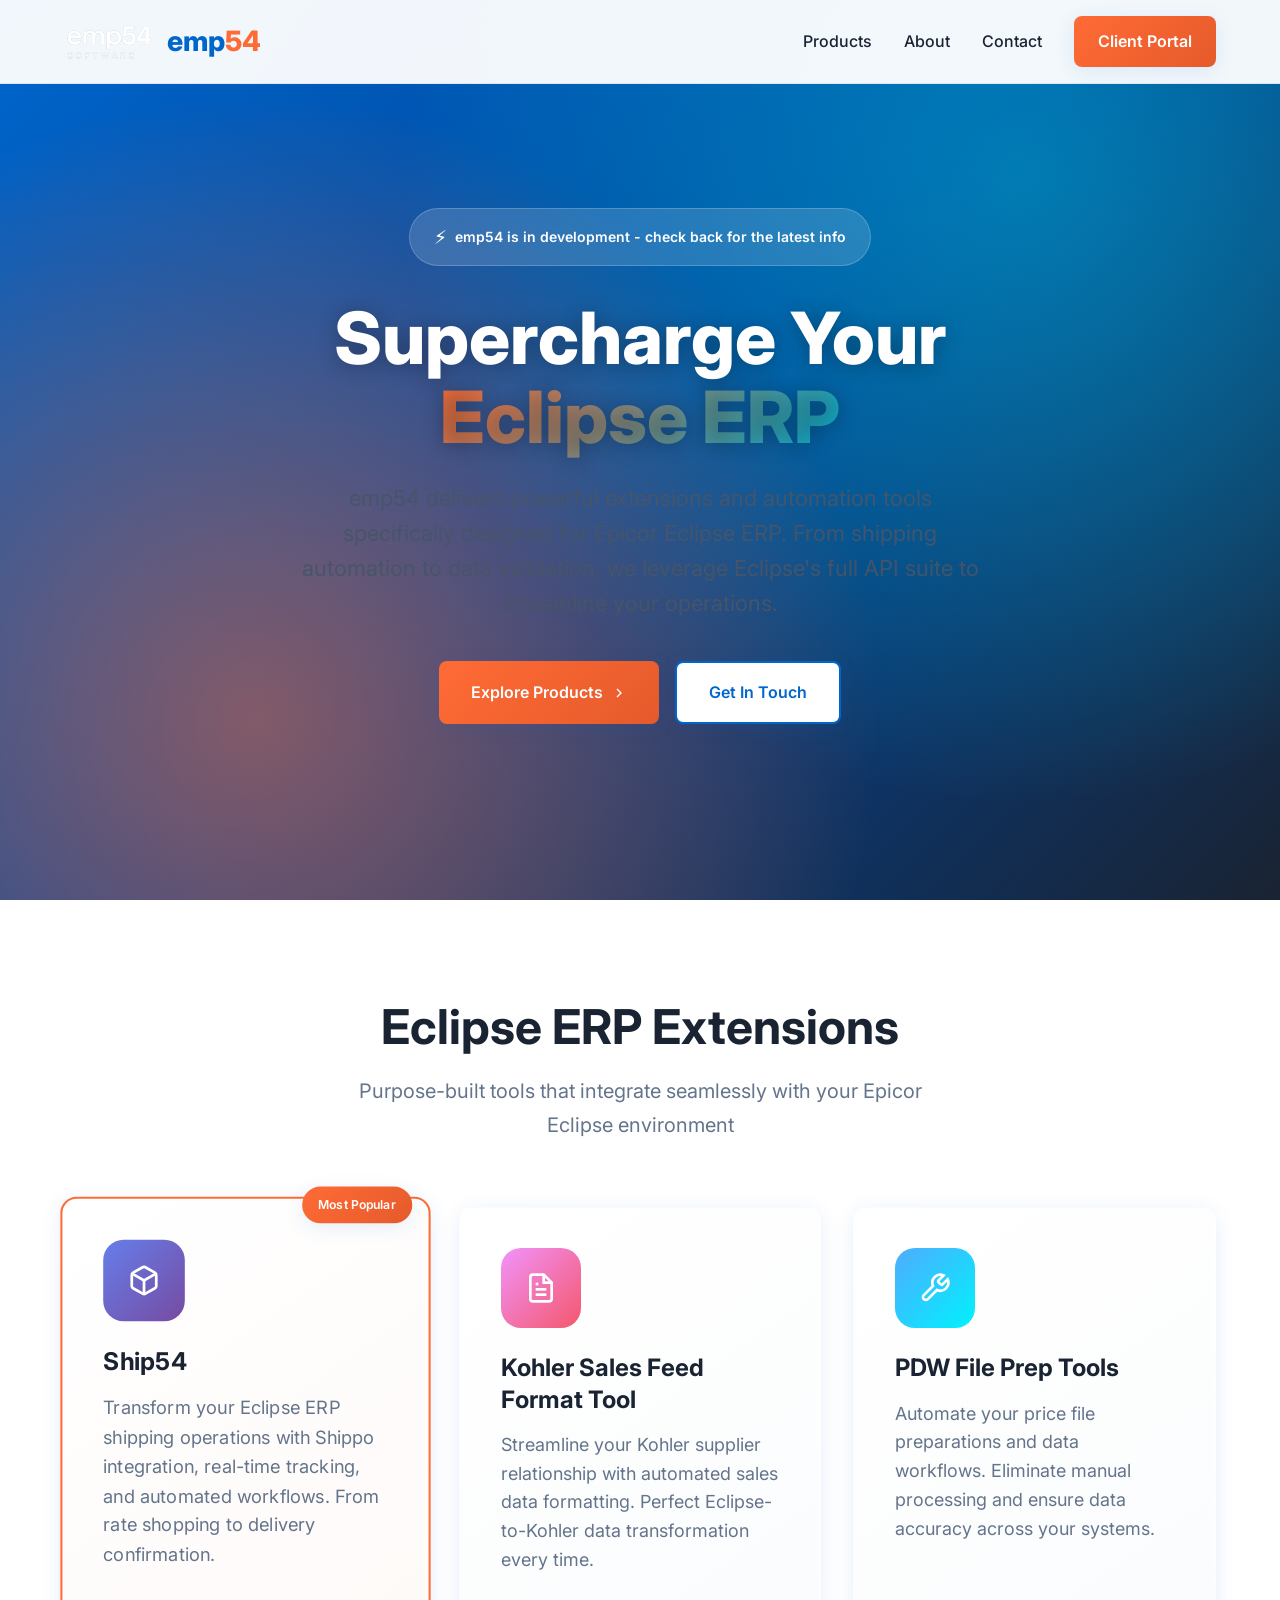
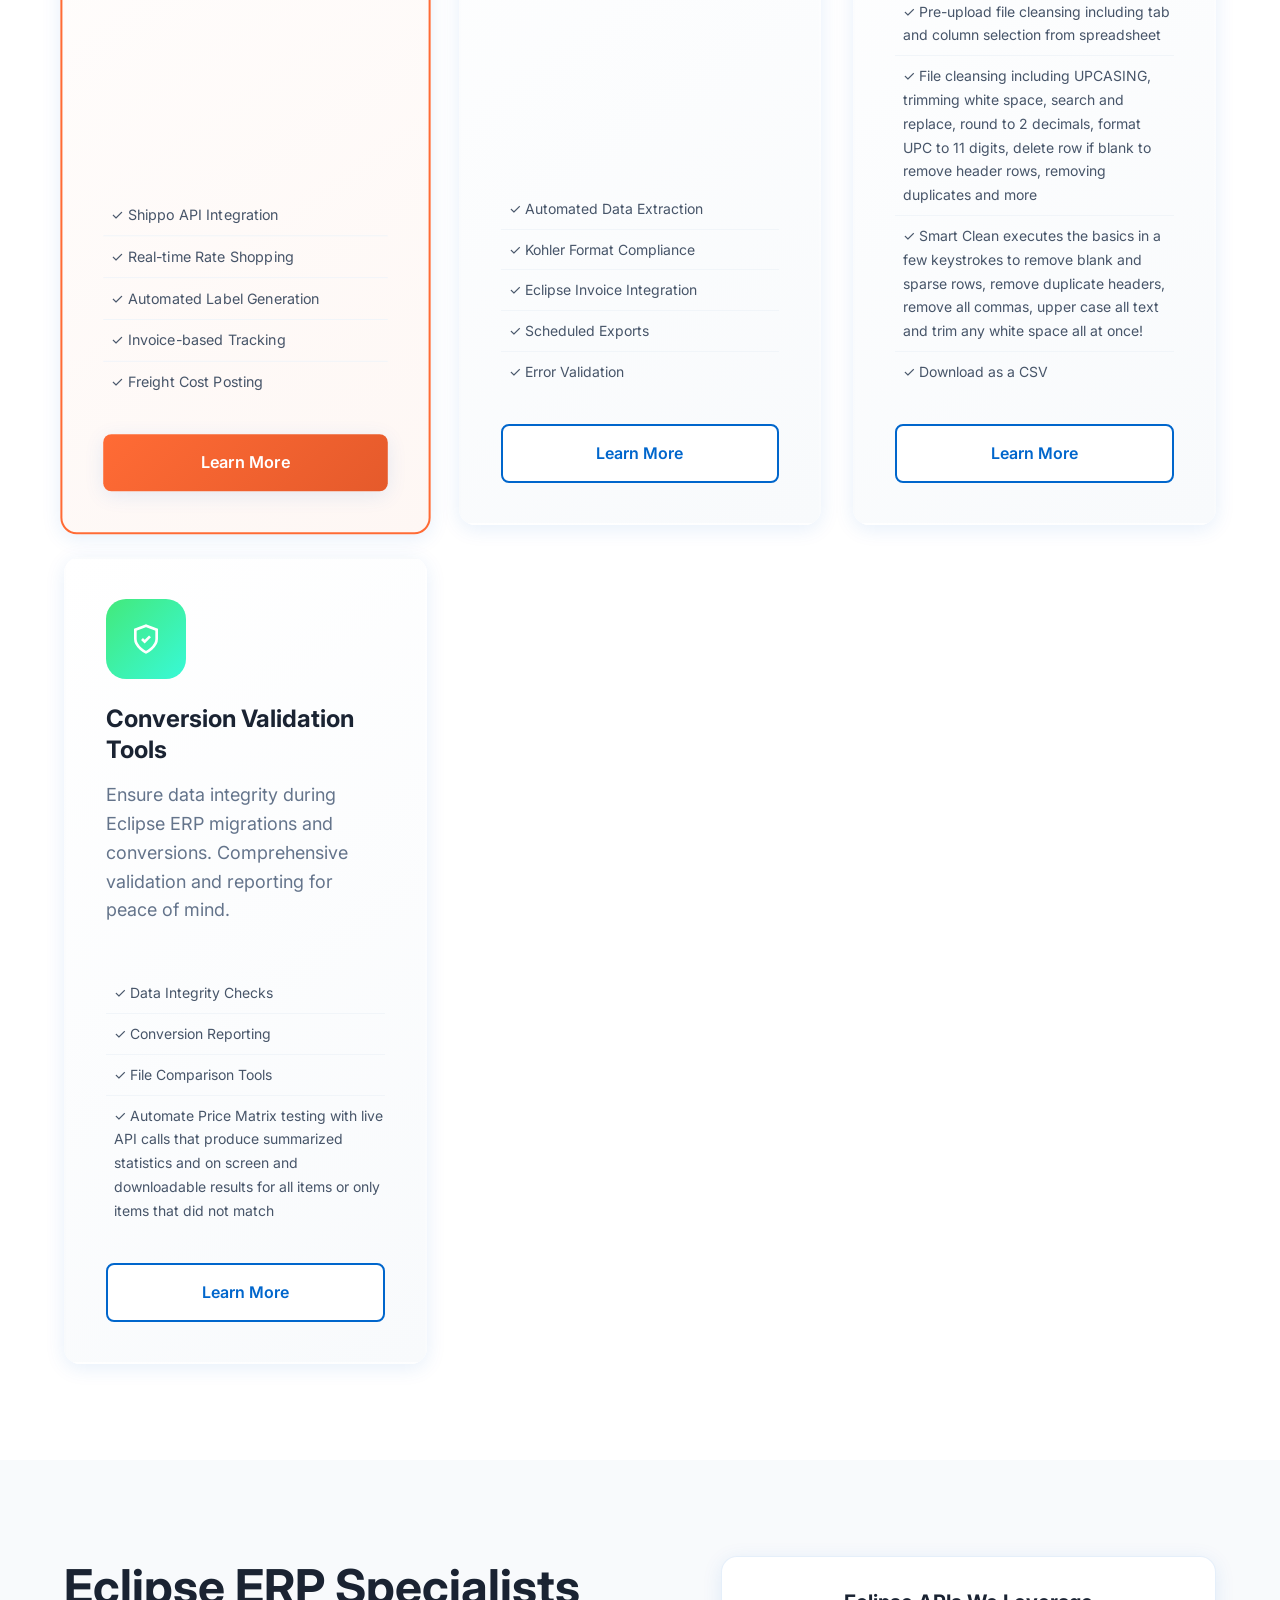
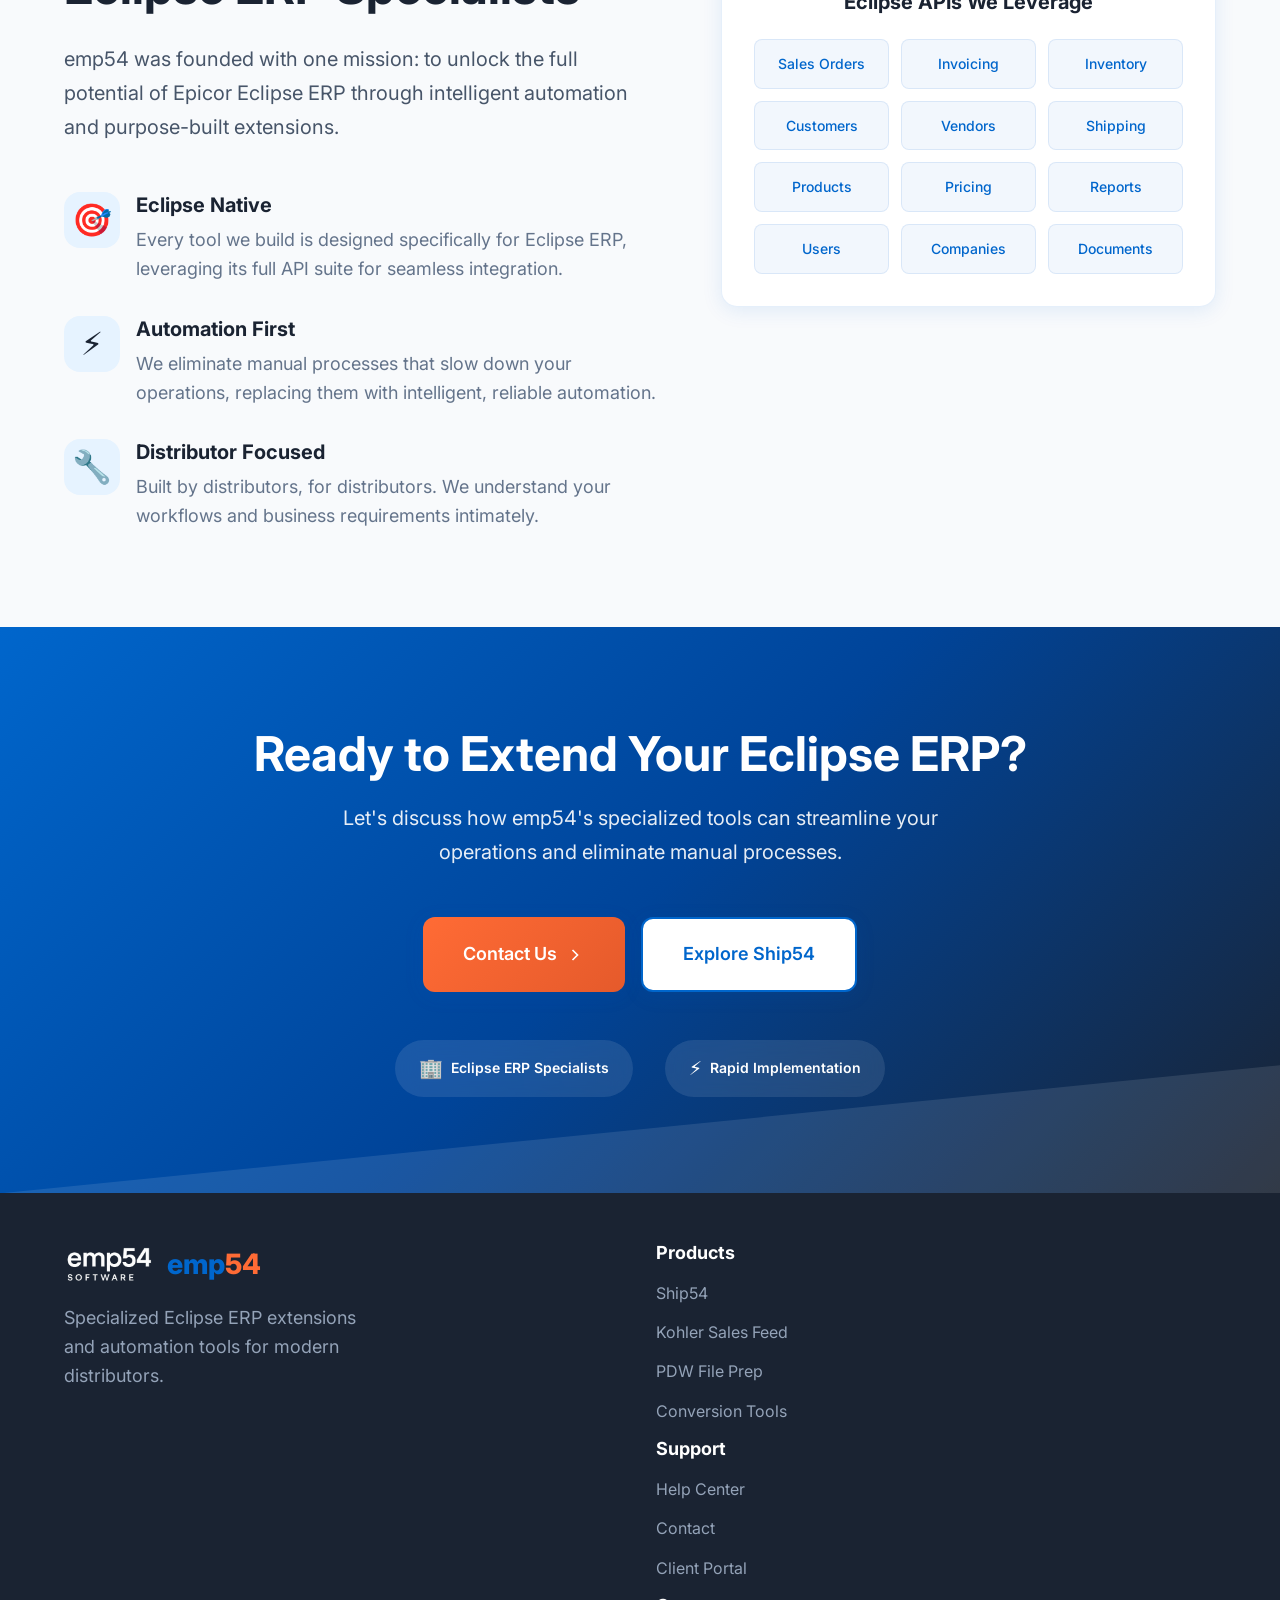
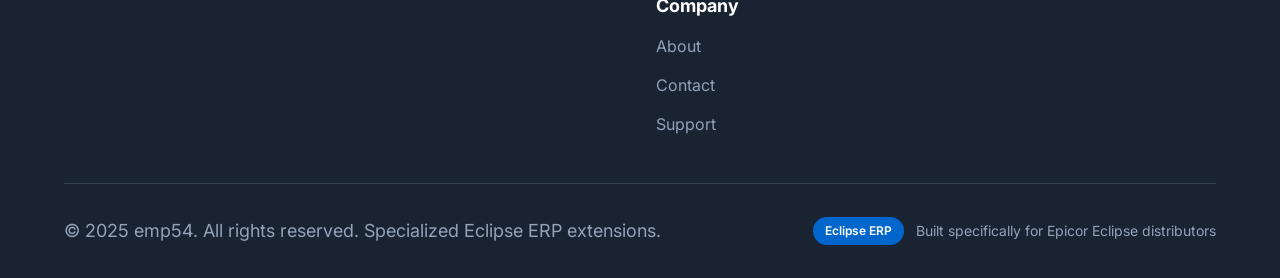
<file: index.html>
<!DOCTYPE html>
<html lang="en">
<head>
  <meta charset="UTF-8" />
  <meta name="viewport" content="width=device-width, initial-scale=1.0" />
  <title>emp54 | Eclipse ERP Extensions & Automation Tools</title>
  <link rel="stylesheet" href="style.css" />
  <link rel="preconnect" href="https://fonts.googleapis.com">
  <link rel="preconnect" href="https://fonts.gstatic.com" crossorigin>
  <link href="https://fonts.googleapis.com/css2?family=Inter:wght@300;400;500;600;700;800&display=swap" rel="stylesheet">
  <link rel="icon" href="images/favicon.ico" type="image/x-icon">
  <meta name="description" content="emp54 specializes in Eclipse ERP extensions and automation tools. Streamline your Epicor Eclipse operations with our suite of specialized utilities.">
</head>
<body>
  <!-- Navigation -->
  <nav class="navbar">
    <div class="nav-container">
      <div class="logo">
        <img src="images/emp54Logo.png" alt="emp54" class="logo-img" />
        <span class="logo-text">emp<span class="accent">54</span></span>
      </div>
      <div class="nav-menu" id="nav-menu">
        <a href="#products" class="nav-link">Products</a>
        <a href="#about" class="nav-link">About</a>
        <a href="#contact" class="nav-link">Contact</a>
        <a href="https://vue-basic-production-a944.up.railway.app/login/" class="login-btn">Client Portal</a>
      </div>
      <div class="hamburger" id="hamburger">
        <span class="bar"></span>
        <span class="bar"></span>
        <span class="bar"></span>
      </div>
    </div>
  </nav>

  <!-- Hero Section -->
  <section class="hero company-hero" id="hero">
    <div class="hero-background"></div>
    <div class="hero-content">
      <div class="hero-badge">
        <span class="badge-icon">⚡</span>
        <span>emp54 is in development - check back for the latest info</span>
      </div>
      <h1 class="hero-title">
        Supercharge Your 
        <span class="gradient-text">Eclipse ERP</span>
      </h1>
      <p class="hero-subtitle">
        emp54 delivers powerful extensions and automation tools specifically designed 
        for Epicor Eclipse ERP. From shipping automation to data validation, 
        we leverage Eclipse's full API suite to streamline your operations.
      </p>
      <div class="cta-buttons">
        <a href="#products" class="btn btn-primary">
          <span>Explore Products</span>
          <svg width="16" height="16" viewBox="0 0 24 24" fill="none" stroke="currentColor" stroke-width="2">
            <path d="m9 18 6-6-6-6"/>
          </svg>
        </a>
        <a href="#contact" class="btn btn-secondary">
          <span>Get In Touch</span>
        </a>
      </div>
    </div>
  </section>

  <!-- Products Section -->
  <section class="products" id="products">
    <div class="container">
      <div class="section-header">
        <h2>Eclipse ERP Extensions</h2>
        <p>Purpose-built tools that integrate seamlessly with your Epicor Eclipse environment</p>
      </div>
      
      <div class="products-grid">
        <!-- Ship54 -->
        <div class="product-card featured" data-aos="fade-up">
          <div class="product-badge">Most Popular</div>
          <div class="product-icon shipping">
            <svg width="40" height="40" viewBox="0 0 24 24" fill="none" stroke="currentColor" stroke-width="2">
              <path d="M21 16V8a2 2 0 0 0-1-1.73l-7-4a2 2 0 0 0-2 0l-7 4A2 2 0 0 0 3 8v8a2 2 0 0 0 1 1.73l7 4a2 2 0 0 0 2 0l7-4A2 2 0 0 0 21 16z"/>
              <polyline points="3.27,6.96 12,12.01 20.73,6.96"/>
              <line x1="12" y1="22.08" x2="12" y2="12"/>
            </svg>
          </div>
          <h3>Ship54</h3>
          <p>Transform your Eclipse ERP shipping operations with Shippo integration, real-time tracking, and automated workflows. From rate shopping to delivery confirmation.</p>
          <div class="product-features">
            <div class="feature">✓ Shippo API Integration</div>
            <div class="feature">✓ Real-time Rate Shopping</div>
            <div class="feature">✓ Automated Label Generation</div>
            <div class="feature">✓ Invoice-based Tracking</div>
            <div class="feature">✓ Freight Cost Posting</div>
          </div>
          <div class="product-actions">
            <a href="ship54.html" class="btn btn-primary">Learn More</a>
          </div>
        </div>

        <!-- Kohler Sales Feed -->
        <div class="product-card" data-aos="fade-up" data-aos-delay="100">
          <div class="product-icon data">
            <svg width="40" height="40" viewBox="0 0 24 24" fill="none" stroke="currentColor" stroke-width="2">
              <path d="M14 2H6a2 2 0 0 0-2 2v16a2 2 0 0 0 2 2h12a2 2 0 0 0 2-2V8z"/>
              <polyline points="14,2 14,8 20,8"/>
              <line x1="16" y1="13" x2="8" y2="13"/>
              <line x1="16" y1="17" x2="8" y2="17"/>
              <polyline points="10,9 9,9 8,9"/>
            </svg>
          </div>
          <h3>Kohler Sales Feed Format Tool</h3>
          <p>Streamline your Kohler supplier relationship with automated sales data formatting. Perfect Eclipse-to-Kohler data transformation every time.</p>
          <div class="product-features">
            <div class="feature">✓ Automated Data Extraction</div>
            <div class="feature">✓ Kohler Format Compliance</div>
            <div class="feature">✓ Eclipse Invoice Integration</div>
            <div class="feature">✓ Scheduled Exports</div>
            <div class="feature">✓ Error Validation</div>
          </div>
          <div class="product-actions">
            <a href="#contact" class="btn btn-outline">Learn More</a>
          </div>
        </div>

        <!-- PDW File Prep -->
        <div class="product-card" data-aos="fade-up" data-aos-delay="200">
          <div class="product-icon tools">
            <svg width="40" height="40" viewBox="0 0 24 24" fill="none" stroke="currentColor" stroke-width="2">
              <path d="M14.7 6.3a1 1 0 0 0 0 1.4l1.6 1.6a1 1 0 0 0 1.4 0l3.77-3.77a6 6 0 0 1-7.94 7.94l-6.91 6.91a2.12 2.12 0 0 1-3-3l6.91-6.91a6 6 0 0 1 7.94-7.94l-3.76 3.76z"/>
            </svg>
          </div>
          <h3>PDW File Prep Tools</h3>
          <p>Automate your price file preparations and data workflows. Eliminate manual processing and ensure data accuracy across your systems.</p>
          <div class="product-features">
            <div class="feature">✓ Pre-upload file cleansing including tab and column selection from spreadsheet</div>
            <div class="feature">✓ File cleansing including UPCASING, trimming white space, search and replace, round to 2 decimals, format UPC to 11 digits, delete row if blank to remove header rows, removing duplicates and more</div>
            <div class="feature">✓ Smart Clean executes the basics in a few keystrokes to remove blank and sparse rows, remove duplicate headers, remove all commas, upper case all text and trim any white space all at once!</div>
            <div class="feature">✓ Download as a CSV</div>
          </div>
          <div class="product-actions">
            <a href="#contact" class="btn btn-outline">Learn More</a>
          </div>
        </div>

        <!-- Conversion Validation -->
        <div class="product-card" data-aos="fade-up" data-aos-delay="300">
          <div class="product-icon validation">
            <svg width="40" height="40" viewBox="0 0 24 24" fill="none" stroke="currentColor" stroke-width="2">
              <path d="M12 22s8-4 8-10V5l-8-3-8 3v7c0 6 8 10 8 10z"/>
              <path d="M9 12l2 2 4-4"/>
            </svg>
          </div>
          <h3>Conversion Validation Tools</h3>
          <p>Ensure data integrity during Eclipse ERP migrations and conversions. Comprehensive validation and reporting for peace of mind.</p>
          <div class="product-features">
            <div class="feature">✓ Data Integrity Checks</div>
            <div class="feature">✓ Conversion Reporting</div>
            <div class="feature">✓ File Comparison Tools</div>
            <div class="feature">✓ Automate Price Matrix testing with live API calls that produce summarized statistics and on screen and downloadable results for all items or only items that did not match</div>
          </div>
          <div class="product-actions">
            <a href="#contact" class="btn btn-outline">Learn More</a>
          </div>
        </div>
      </div>
    </div>
  </section>

  <!-- About Section -->
  <section class="about" id="about">
    <div class="container">
      <div class="about-content">
        <div class="about-text">
          <h2>Eclipse ERP Specialists</h2>
          <p class="lead">emp54 was founded with one mission: to unlock the full potential of Epicor Eclipse ERP through intelligent automation and purpose-built extensions.</p>
          
          <div class="about-points">
            <div class="point">
              <div class="point-icon">🎯</div>
              <div class="point-content">
                <h4>Eclipse Native</h4>
                <p>Every tool we build is designed specifically for Eclipse ERP, leveraging its full API suite for seamless integration.</p>
              </div>
            </div>
            
            <div class="point">
              <div class="point-icon">⚡</div>
              <div class="point-content">
                <h4>Automation First</h4>
                <p>We eliminate manual processes that slow down your operations, replacing them with intelligent, reliable automation.</p>
              </div>
            </div>
            
            <div class="point">
              <div class="point-icon">🔧</div>
              <div class="point-content">
                <h4>Distributor Focused</h4>
                <p>Built by distributors, for distributors. We understand your workflows and business requirements intimately.</p>
              </div>
            </div>
          </div>
        </div>
        
        <div class="about-visual">
          <div class="api-showcase">
            <h4>Eclipse APIs We Leverage</h4>
            <div class="api-grid">
              <div class="api-item">Sales Orders</div>
              <div class="api-item">Invoicing</div>
              <div class="api-item">Inventory</div>
              <div class="api-item">Customers</div>
              <div class="api-item">Vendors</div>
              <div class="api-item">Shipping</div>
              <div class="api-item">Products</div>
              <div class="api-item">Pricing</div>
              <div class="api-item">Reports</div>
              <div class="api-item">Users</div>
              <div class="api-item">Companies</div>
              <div class="api-item">Documents</div>
            </div>
          </div>
        </div>
      </div>
    </div>
  </section>

  <!-- CTA Section -->
  <section class="cta" id="contact">
    <div class="container">
      <div class="cta-content">
        <h2>Ready to Extend Your Eclipse ERP?</h2>
        <p>Let's discuss how emp54's specialized tools can streamline your operations and eliminate manual processes.</p>
        <div class="cta-buttons">
          <a href="mailto:info@emp54.com?subject=Eclipse%20ERP%20Extensions%20Inquiry" class="btn btn-primary btn-large">
            <span>Contact Us</span>
            <svg width="20" height="20" viewBox="0 0 24 24" fill="none" stroke="currentColor" stroke-width="2">
              <path d="m9 18 6-6-6-6"/>
            </svg>
          </a>
          <a href="ship54.html" class="btn btn-secondary btn-large">
            <span>Explore Ship54</span>
          </a>
        </div>
        <div class="trust-indicators">
          <div class="indicator">
            <span class="indicator-icon">🏢</span>
            <span>Eclipse ERP Specialists</span>
          </div>
          <div class="indicator">
            <span class="indicator-icon">⚡</span>
            <span>Rapid Implementation</span>
          </div>
        </div>
      </div>
    </div>
  </section>

  <!-- Footer -->
  <footer class="footer">
    <div class="container">
      <div class="footer-content">
        <div class="footer-brand">
          <div class="logo">
            <img src="images/emp54Logo.png" alt="emp54" class="logo-img" />
            <span class="logo-text">emp<span class="accent">54</span></span>
          </div>
          <p>Specialized Eclipse ERP extensions and automation tools for modern distributors.</p>
        </div>
        <div class="footer-links">
          <div class="link-group">
            <h4>Products</h4>
            <a href="ship54.html">Ship54</a>
            <a href="#contact">Kohler Sales Feed</a>
            <a href="#contact">PDW File Prep</a>
            <a href="#contact">Conversion Tools</a>
          </div>
          <div class="link-group">
            <h4>Support</h4>
            <a href="mailto:support@emp54.com">Help Center</a>
            <a href="mailto:info@emp54.com">Contact</a>
            <a href="https://vue-basic-production-a944.up.railway.app/login/">Client Portal</a>
          </div>
          <div class="link-group">
            <h4>Company</h4>
            <a href="#about">About</a>
            <a href="#contact">Contact</a>
            <a href="mailto:info@emp54.com">Support</a>
          </div>
        </div>
      </div>
      <div class="footer-bottom">
        <p>© 2025 emp54. All rights reserved. Specialized Eclipse ERP extensions.</p>
        <div class="eclipse-notice">
          <span class="eclipse-badge">Eclipse ERP</span>
          <span>Built specifically for Epicor Eclipse distributors</span>
        </div>
      </div>
    </div>
  </footer>

  <script src="script.js"></script>
</body>
</html>
</file>
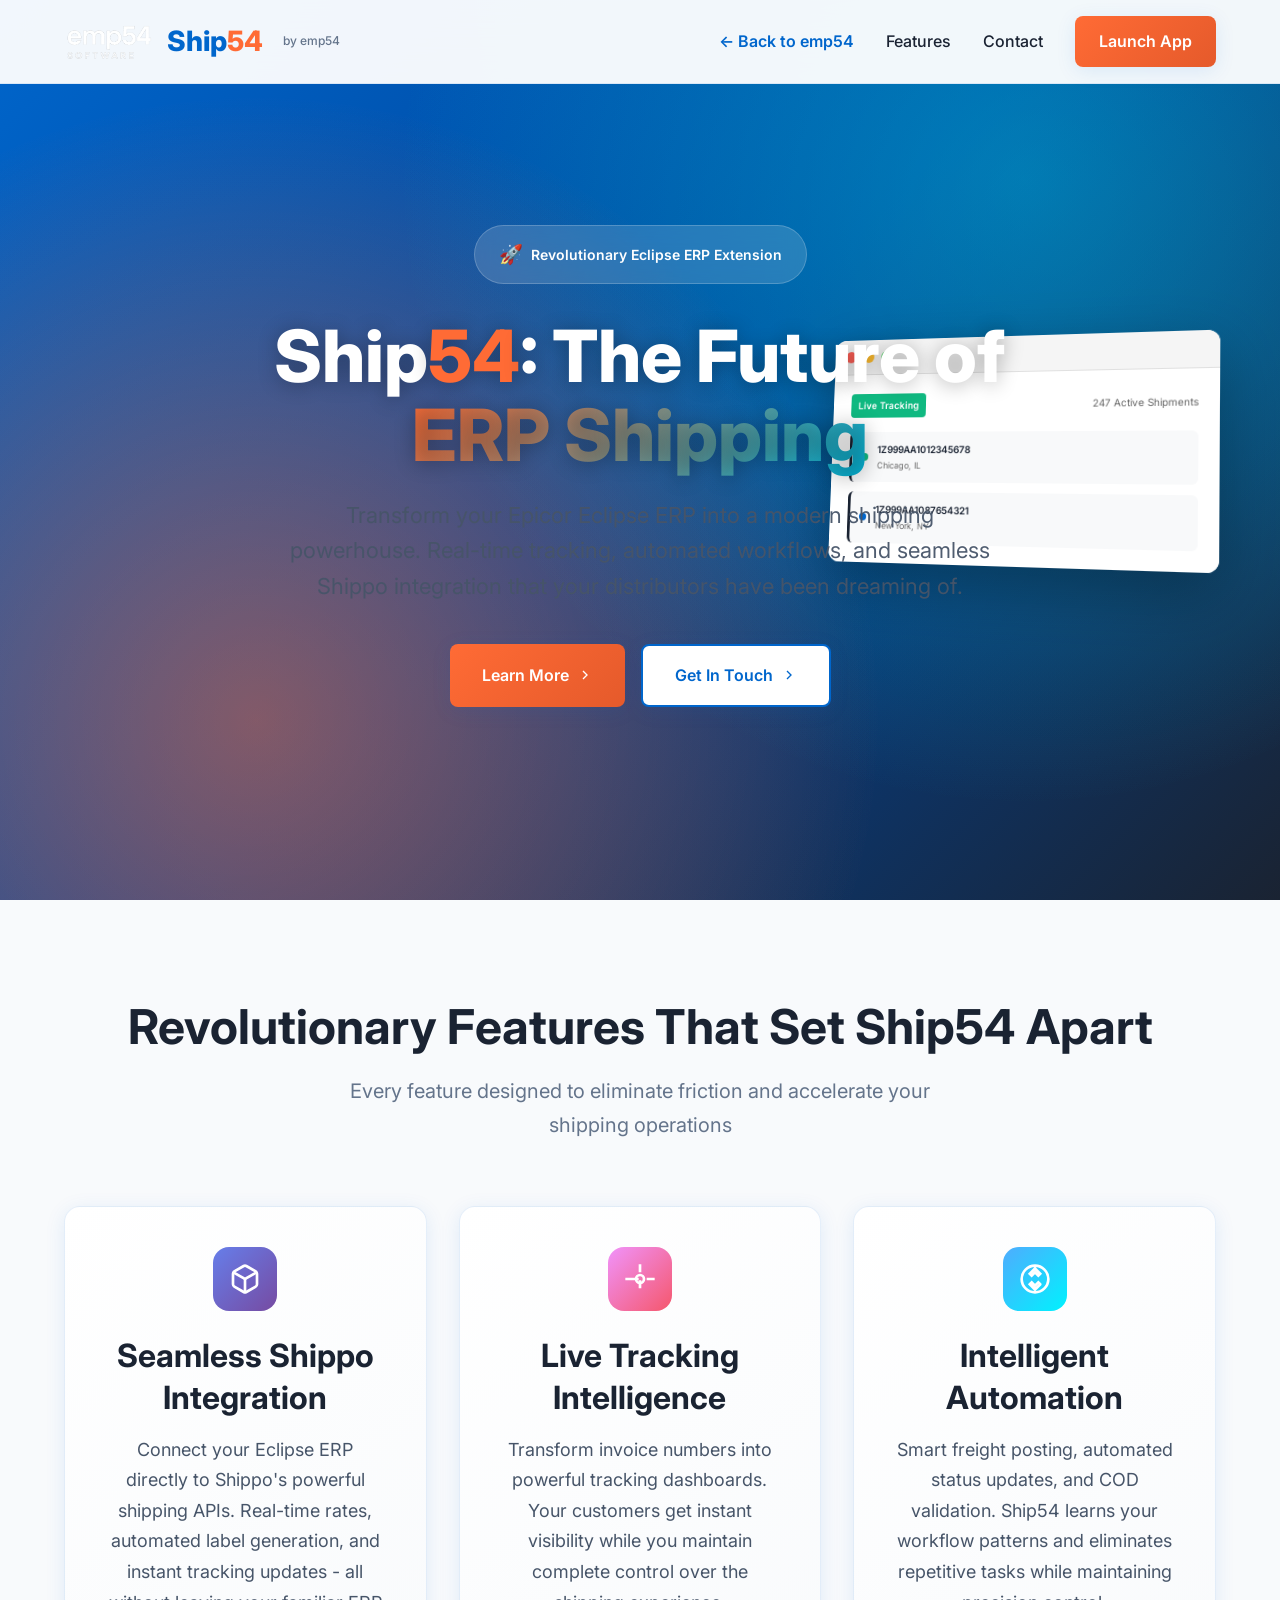
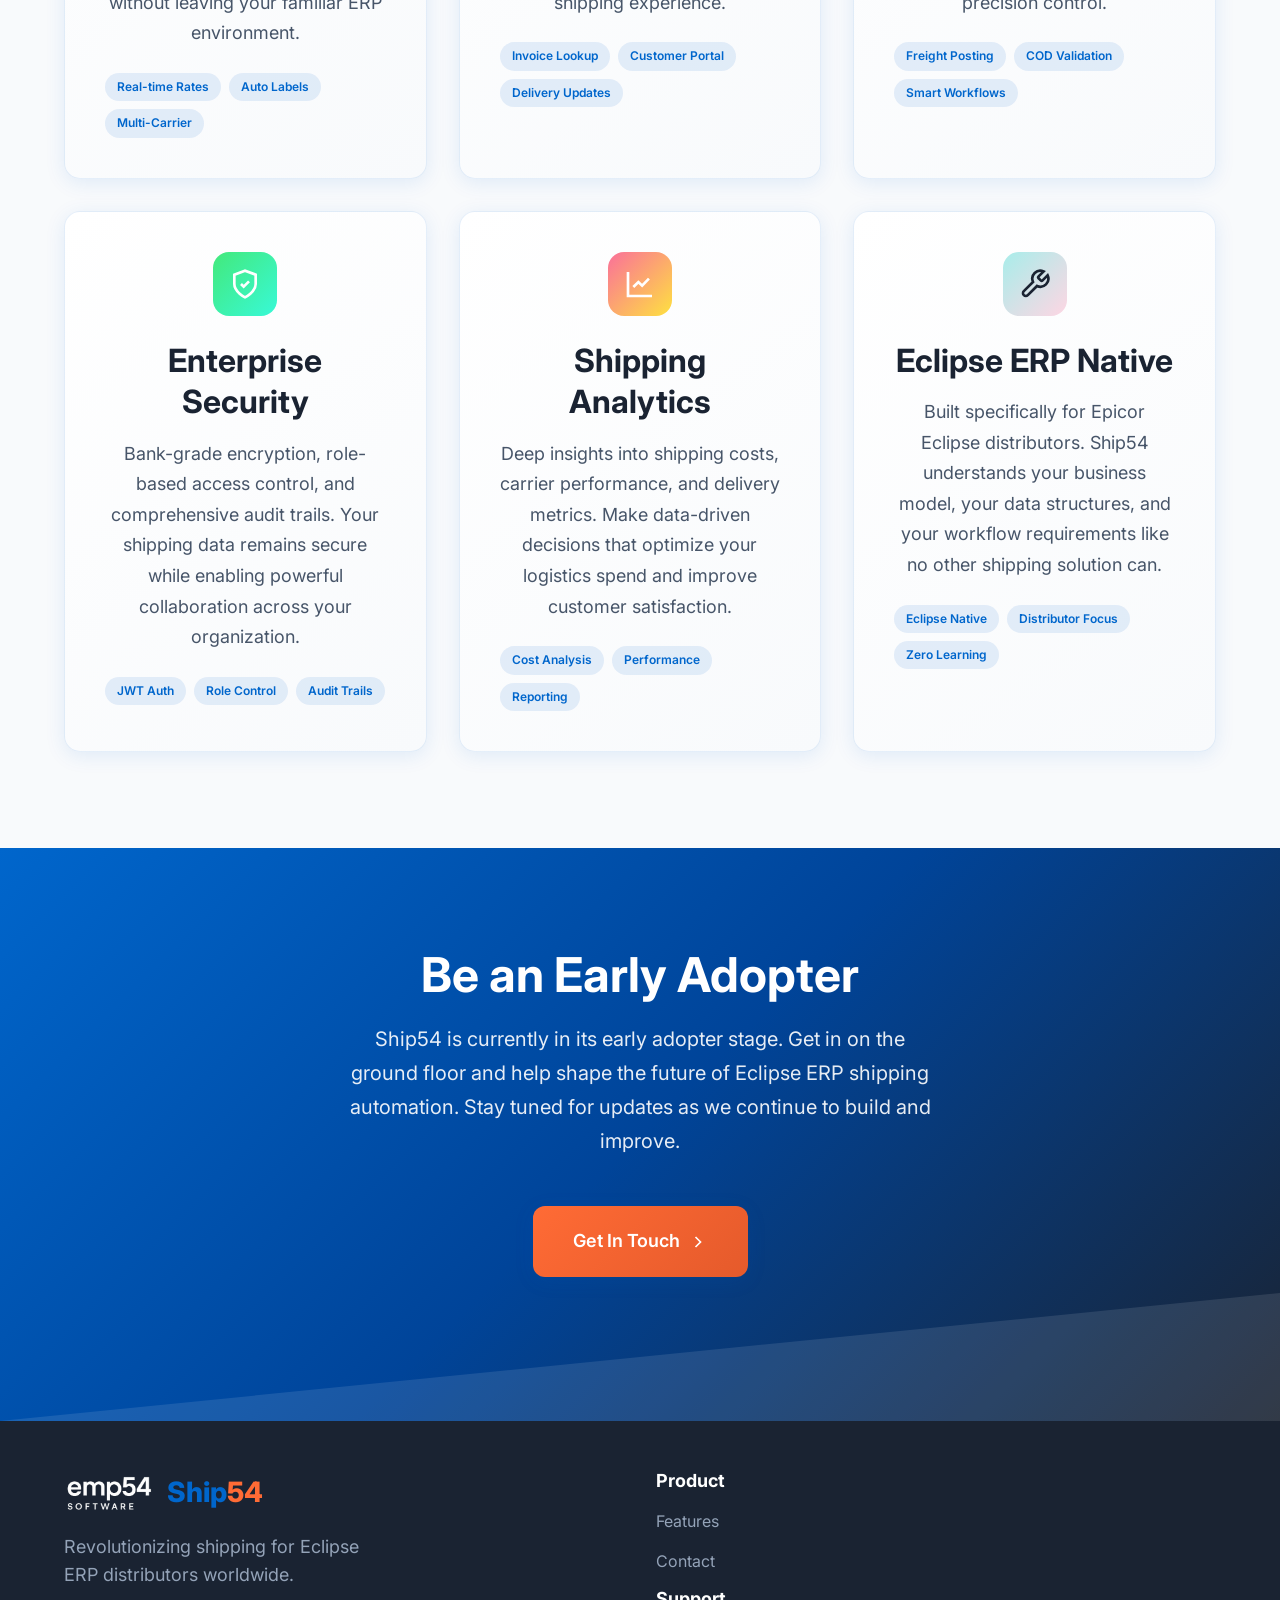
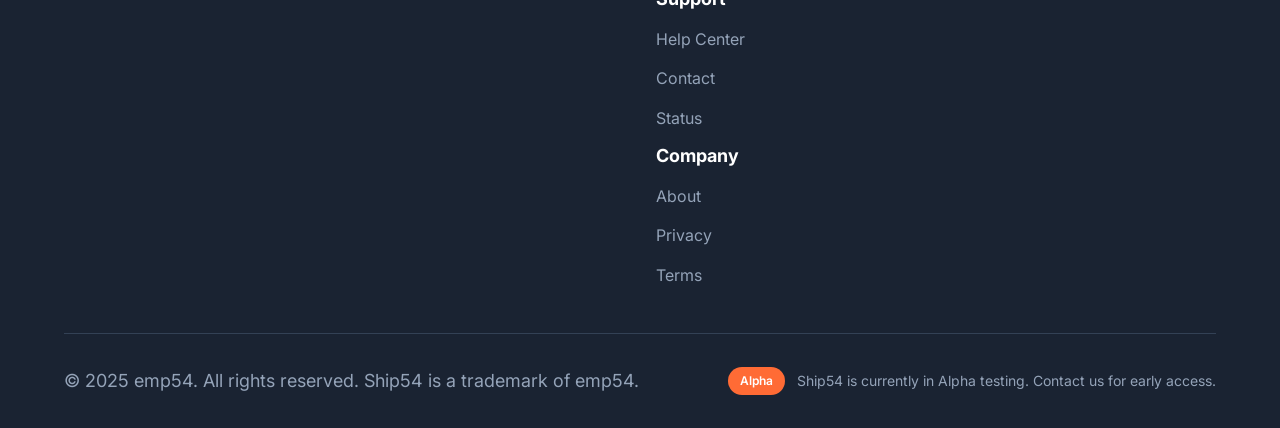
<file: ship54.html>
<!DOCTYPE html>
<html lang="en">
<head>
  <meta charset="UTF-8" />
  <meta name="viewport" content="width=device-width, initial-scale=1.0" />
  <title>Ship54 | Transform Your Eclipse ERP Shipping Experience</title>
  <link rel="stylesheet" href="style.css" />
  <link rel="preconnect" href="https://fonts.googleapis.com">
  <link rel="preconnect" href="https://fonts.gstatic.com" crossorigin>
  <link href="https://fonts.googleapis.com/css2?family=Inter:wght@300;400;500;600;700;800&display=swap" rel="stylesheet">
  <link rel="icon" href="images/favicon.ico" type="image/x-icon">
</head>
<body>
  <!-- Navigation -->
  <nav class="navbar">
    <div class="nav-container">
      <div class="logo">
        <img src="images/emp54Logo.png" alt="Ship54 by emp54" class="logo-img" />
        <span class="logo-text">Ship<span class="accent">54</span></span>
        <span class="by-emp54">by emp54</span>
      </div>
      <div class="nav-menu" id="nav-menu">
        <a href="index.html" class="nav-link back-link">← Back to emp54</a>
        <a href="#features" class="nav-link">Features</a>
        <a href="mailto:info@emp54.com?subject=Ship54%20Demo%20Request" class="nav-link">Contact</a>
        <a href="https://vue-basic-production-a944.up.railway.app/login/" class="login-btn">Launch App</a>
      </div>
      <div class="hamburger" id="hamburger">
        <span class="bar"></span>
        <span class="bar"></span>
        <span class="bar"></span>
      </div>
    </div>
  </nav>

  <!-- Hero Section -->
  <section class="hero" id="hero">
    <div class="hero-background"></div>
    <div class="hero-content">
      <div class="hero-badge">
        <span class="badge-icon">🚀</span>
        <span>Revolutionary Eclipse ERP Extension</span>
      </div>
      <h1 class="hero-title">
        Ship<span class="accent">54</span>: The Future of 
        <span class="gradient-text">ERP Shipping</span>
      </h1>
      <p class="hero-subtitle">
        Transform your Epicor Eclipse ERP into a modern shipping powerhouse. 
        Real-time tracking, automated workflows, and seamless Shippo integration 
        that your distributors have been dreaming of.
      </p>
      <div class="cta-buttons">
        <a href="#features" class="btn btn-primary">
          <span>Learn More</span>
          <svg width="16" height="16" viewBox="0 0 24 24" fill="none" stroke="currentColor" stroke-width="2">
            <path d="m9 18 6-6-6-6"/>
          </svg>
        </a>
        <a href="mailto:info@emp54.com?subject=Ship54%20Inquiry" class="btn btn-secondary">
          <span>Get In Touch</span>
          <svg width="16" height="16" viewBox="0 0 24 24" fill="none" stroke="currentColor" stroke-width="2">
            <path d="m9 18 6-6-6-6"/>
          </svg>
        </a>
      </div>
    </div>
    <div class="hero-visual">
      <div class="dashboard-preview">
        <div class="browser-frame">
          <div class="browser-dots">
            <div class="dot red"></div>
            <div class="dot yellow"></div>
            <div class="dot green"></div>
          </div>
          <div class="browser-content">
            <div class="shipping-interface">
              <div class="interface-header">
                <div class="status-badge active">Live Tracking</div>
                <div class="shipment-count">247 Active Shipments</div>
              </div>
              <div class="tracking-cards">
                <div class="tracking-card">
                  <div class="card-status delivered"></div>
                  <div class="card-info">
                    <div class="tracking-number">1Z999AA1012345678</div>
                    <div class="destination">Chicago, IL</div>
                  </div>
                </div>
                <div class="tracking-card">
                  <div class="card-status in-transit"></div>
                  <div class="card-info">
                    <div class="tracking-number">1Z999AA1087654321</div>
                    <div class="destination">New York, NY</div>
                  </div>
                </div>
              </div>
            </div>
          </div>
        </div>
      </div>
    </div>
  </section>

  <!-- Features Section -->
  <section class="features" id="features">
    <div class="container">
      <div class="section-header">
        <h2>Revolutionary Features That Set Ship54 Apart</h2>
        <p>Every feature designed to eliminate friction and accelerate your shipping operations</p>
      </div>
      
      <div class="features-grid">
        <div class="feature-card" data-aos="fade-up">
          <div class="feature-icon shippo">
            <svg width="40" height="40" viewBox="0 0 24 24" fill="none" stroke="currentColor" stroke-width="2">
              <path d="M21 16V8a2 2 0 0 0-1-1.73l-7-4a2 2 0 0 0-2 0l-7 4A2 2 0 0 0 3 8v8a2 2 0 0 0 1 1.73l7 4a2 2 0 0 0 2 0l7-4A2 2 0 0 0 21 16z"/>
              <polyline points="3.27,6.96 12,12.01 20.73,6.96"/>
              <line x1="12" y1="22.08" x2="12" y2="12"/>
            </svg>
          </div>
          <h3>Seamless Shippo Integration</h3>
          <p>Connect your Eclipse ERP directly to Shippo's powerful shipping APIs. Real-time rates, automated label generation, and instant tracking updates - all without leaving your familiar ERP environment.</p>
          <div class="feature-tags">
            <span class="tag">Real-time Rates</span>
            <span class="tag">Auto Labels</span>
            <span class="tag">Multi-Carrier</span>
          </div>
        </div>

        <div class="feature-card" data-aos="fade-up" data-aos-delay="100">
          <div class="feature-icon tracking">
            <svg width="40" height="40" viewBox="0 0 24 24" fill="none" stroke="currentColor" stroke-width="2">
              <circle cx="12" cy="12" r="3"/>
              <path d="M12 1v6m0 6v6m11-7h-6m-6 0H1"/>
            </svg>
          </div>
          <h3>Live Tracking Intelligence</h3>
          <p>Transform invoice numbers into powerful tracking dashboards. Your customers get instant visibility while you maintain complete control over the shipping experience.</p>
          <div class="feature-tags">
            <span class="tag">Invoice Lookup</span>
            <span class="tag">Customer Portal</span>
            <span class="tag">Delivery Updates</span>
          </div>
        </div>

        <div class="feature-card" data-aos="fade-up" data-aos-delay="200">
          <div class="feature-icon automation">
            <svg width="40" height="40" viewBox="0 0 24 24" fill="none" stroke="currentColor" stroke-width="2">
              <path d="M12 2a10 10 0 1 0 10 10A10 10 0 0 0 12 2ZM8.09 8.09l1.41 1.41L12 7l2.5 2.5 1.41-1.41L12 4.09 8.09 8.09ZM15.91 15.91l-1.41-1.41L12 17l-2.5-2.5-1.41 1.41L12 19.91l3.91-3.91Z"/>
            </svg>
          </div>
          <h3>Intelligent Automation</h3>
          <p>Smart freight posting, automated status updates, and COD validation. Ship54 learns your workflow patterns and eliminates repetitive tasks while maintaining precision control.</p>
          <div class="feature-tags">
            <span class="tag">Freight Posting</span>
            <span class="tag">COD Validation</span>
            <span class="tag">Smart Workflows</span>
          </div>
        </div>

        <div class="feature-card" data-aos="fade-up" data-aos-delay="300">
          <div class="feature-icon security">
            <svg width="40" height="40" viewBox="0 0 24 24" fill="none" stroke="currentColor" stroke-width="2">
              <path d="M12 22s8-4 8-10V5l-8-3-8 3v7c0 6 8 10 8 10z"/>
              <path d="M9 12l2 2 4-4"/>
            </svg>
          </div>
          <h3>Enterprise Security</h3>
          <p>Bank-grade encryption, role-based access control, and comprehensive audit trails. Your shipping data remains secure while enabling powerful collaboration across your organization.</p>
          <div class="feature-tags">
            <span class="tag">JWT Auth</span>
            <span class="tag">Role Control</span>
            <span class="tag">Audit Trails</span>
          </div>
        </div>

        <div class="feature-card" data-aos="fade-up" data-aos-delay="400">
          <div class="feature-icon analytics">
            <svg width="40" height="40" viewBox="0 0 24 24" fill="none" stroke="currentColor" stroke-width="2">
              <path d="M3 3v18h18"/>
              <path d="M18.7 8l-5.1 5.2-2.8-2.7L7 14.3"/>
            </svg>
          </div>
          <h3>Shipping Analytics</h3>
          <p>Deep insights into shipping costs, carrier performance, and delivery metrics. Make data-driven decisions that optimize your logistics spend and improve customer satisfaction.</p>
          <div class="feature-tags">
            <span class="tag">Cost Analysis</span>
            <span class="tag">Performance</span>
            <span class="tag">Reporting</span>
          </div>
        </div>

        <div class="feature-card" data-aos="fade-up" data-aos-delay="500">
          <div class="feature-icon integration">
            <svg width="40" height="40" viewBox="0 0 24 24" fill="none" stroke="currentColor" stroke-width="2">
              <path d="M14.7 6.3a1 1 0 0 0 0 1.4l1.6 1.6a1 1 0 0 0 1.4 0l3.77-3.77a6 6 0 0 1-7.94 7.94l-6.91 6.91a2.12 2.12 0 0 1-3-3l6.91-6.91a6 6 0 0 1 7.94-7.94l-3.76 3.76z"/>
            </svg>
          </div>
          <h3>Eclipse ERP Native</h3>
          <p>Built specifically for Epicor Eclipse distributors. Ship54 understands your business model, your data structures, and your workflow requirements like no other shipping solution can.</p>
          <div class="feature-tags">
            <span class="tag">Eclipse Native</span>
            <span class="tag">Distributor Focus</span>
            <span class="tag">Zero Learning</span>
          </div>
        </div>
      </div>
    </div>
  </section>


  <!-- Pricing Section - commented out until GA
  <section class="pricing" id="pricing">
    <div class="container">
      <div class="section-header">
        <h2>Simple, Transparent Pricing</h2>
        <p>Start free, scale as you grow. No hidden fees, no surprises.</p>
      </div>

      <div class="pricing-cards">
        <div class="pricing-card">
          <div class="card-header">
            <h3>Starter</h3>
            <div class="price">
              <span class="currency">$</span>
              <span class="amount">49</span>
              <span class="period">/month</span>
            </div>
          </div>
          <div class="card-features">
            <div class="feature">✓ Up to 100 shipments/month</div>
            <div class="feature">✓ Basic tracking</div>
            <div class="feature">✓ Email support</div>
            <div class="feature">✓ Single user</div>
          </div>
          <a href="#contact" class="btn btn-outline">Start Free Trial</a>
        </div>

        <div class="pricing-card featured">
          <div class="popular-badge">Most Popular</div>
          <div class="card-header">
            <h3>Professional</h3>
            <div class="price">
              <span class="currency">$</span>
              <span class="amount">149</span>
              <span class="period">/month</span>
            </div>
          </div>
          <div class="card-features">
            <div class="feature">✓ Up to 1,000 shipments/month</div>
            <div class="feature">✓ Advanced tracking & analytics</div>
            <div class="feature">✓ Priority support</div>
            <div class="feature">✓ Up to 5 users</div>
            <div class="feature">✓ Custom branding</div>
          </div>
          <a href="#contact" class="btn btn-primary">Start Free Trial</a>
        </div>

        <div class="pricing-card">
          <div class="card-header">
            <h3>Enterprise</h3>
            <div class="price">
              <span class="currency">$</span>
              <span class="amount">349</span>
              <span class="period">/month</span>
            </div>
          </div>
          <div class="card-features">
            <div class="feature">✓ Unlimited shipments</div>
            <div class="feature">✓ Full API access</div>
            <div class="feature">✓ Dedicated support</div>
            <div class="feature">✓ Unlimited users</div>
            <div class="feature">✓ Custom integrations</div>
            <div class="feature">✓ SLA guarantee</div>
          </div>
          <a href="#contact" class="btn btn-outline">Contact Sales</a>
        </div>
      </div>
    </div>
  </section>
  -->

  <!-- CTA Section -->
  <section class="cta" id="demo">
    <div class="container">
      <div class="cta-content">
        <h2>Be an Early Adopter</h2>
        <p>Ship54 is currently in its early adopter stage. Get in on the ground floor and help shape the future of Eclipse ERP shipping automation. Stay tuned for updates as we continue to build and improve.</p>
        <div class="cta-buttons">
          <a href="mailto:info@emp54.com?subject=Ship54%20Early%20Adopter%20Interest" class="btn btn-primary btn-large">
            <span>Get In Touch</span>
            <svg width="20" height="20" viewBox="0 0 24 24" fill="none" stroke="currentColor" stroke-width="2">
              <path d="m9 18 6-6-6-6"/>
            </svg>
          </a>
        </div>
      </div>
    </div>
  </section>

  <!-- Footer -->
  <footer class="footer">
    <div class="container">
      <div class="footer-content">
        <div class="footer-brand">
          <div class="logo">
            <img src="images/emp54Logo.png" alt="Ship54 by emp54" class="logo-img" />
            <span class="logo-text">Ship<span class="accent">54</span></span>
          </div>
          <p>Revolutionizing shipping for Eclipse ERP distributors worldwide.</p>
        </div>
        <div class="footer-links">
          <div class="link-group">
            <h4>Product</h4>
            <a href="#features">Features</a>
            <a href="#contact">Contact</a>
          </div>
          <div class="link-group">
            <h4>Support</h4>
            <a href="mailto:support@emp54.com">Help Center</a>
            <a href="mailto:info@emp54.com">Contact</a>
            <a href="#status">Status</a>
          </div>
          <div class="link-group">
            <h4>Company</h4>
            <a href="#about">About</a>
            <a href="#privacy">Privacy</a>
            <a href="#terms">Terms</a>
          </div>
        </div>
      </div>
      <div class="footer-bottom">
        <p>© 2025 emp54. All rights reserved. Ship54 is a trademark of emp54.</p>
        <div class="mvp-notice">
          <span class="mvp-badge">Alpha</span>
          <span>Ship54 is currently in Alpha testing. Contact us for early access.</span>
        </div>
      </div>
    </div>
  </footer>

  <script src="script.js"></script>
</body>
</html>
</file>
<file: style.css>
/* Ship54 Marketing Site - Award-Winning Design */

/* CSS Reset & Base Styles */
* {
  margin: 0;
  padding: 0;
  box-sizing: border-box;
}

:root {
  /* Brand Colors */
  --primary-blue: #0066cc;
  --secondary-blue: #004499;
  --accent-orange: #ff6b35;
  --light-blue: #e6f3ff;
  --dark-navy: #1a2332;
  --success-green: #10b981;
  --warning-amber: #f59e0b;
  
  /* Gradients */
  --hero-gradient: linear-gradient(135deg, #0066cc 0%, #004499 50%, #1a2332 100%);
  --card-gradient: linear-gradient(145deg, #ffffff 0%, #f8fafc 100%);
  --button-gradient: linear-gradient(135deg, #ff6b35 0%, #e55a2b 100%);
  --accent-gradient: linear-gradient(90deg, #0066cc, #00b4d8, #0066cc);
  
  /* Typography */
  --font-primary: 'Inter', 'Segoe UI', system-ui, -apple-system, sans-serif;
  --font-display: 'Inter', 'Segoe UI', system-ui, -apple-system, sans-serif;
  
  /* Spacing & Layout */
  --container-max: 1200px;
  --section-padding: 5rem 0;
  --card-radius: 16px;
  --button-radius: 8px;
  
  /* Shadows */
  --shadow-soft: 0 4px 20px rgba(0, 102, 204, 0.1);
  --shadow-medium: 0 8px 30px rgba(0, 102, 204, 0.15);
  --shadow-strong: 0 15px 50px rgba(0, 102, 204, 0.2);
  --shadow-inset: inset 0 2px 4px rgba(0, 0, 0, 0.1);
  
  /* Animations */
  --transition-fast: 0.2s ease;
  --transition-medium: 0.3s ease;
  --transition-slow: 0.5s ease;
}

/* Base Typography */
body {
  font-family: var(--font-primary);
  font-size: 16px;
  line-height: 1.7;
  color: var(--dark-navy);
  background: #ffffff;
  overflow-x: hidden;
  scroll-behavior: smooth;
}

h1, h2, h3, h4, h5, h6 {
  font-family: var(--font-display);
  font-weight: 700;
  line-height: 1.3;
  margin-bottom: 1rem;
  color: var(--dark-navy);
}

h1 { font-size: clamp(2.5rem, 5vw, 4rem); }
h2 { font-size: clamp(2rem, 4vw, 3rem); }
h3 { font-size: clamp(1.5rem, 3vw, 2rem); }
h4 { font-size: clamp(1.25rem, 2.5vw, 1.5rem); }

p {
  margin-bottom: 1.5rem;
  color: #475569;
  font-size: clamp(1rem, 2vw, 1.125rem);
}

/* Container & Layout */
.container {
  max-width: var(--container-max);
  margin: 0 auto;
  padding: 0 1.5rem;
}

.section {
  padding: var(--section-padding);
  position: relative;
}

/* Hero Section - Award-Winning Design */
.hero {
  position: relative;
  min-height: 100vh;
  background: var(--hero-gradient);
  display: flex;
  align-items: center;
  overflow: hidden;
}

.company-hero {
  min-height: 90vh;
  background: linear-gradient(135deg, #0066cc 0%, #004499 40%, #1a2332 100%);
}

.hero::before {
  content: '';
  position: absolute;
  top: 0;
  left: 0;
  right: 0;
  bottom: 0;
  background: 
    radial-gradient(circle at 20% 80%, rgba(255, 107, 53, 0.3) 0%, transparent 50%),
    radial-gradient(circle at 80% 20%, rgba(0, 180, 216, 0.3) 0%, transparent 50%);
  z-index: 1;
}

.hero-particles {
  position: absolute;
  width: 100%;
  height: 100%;
  background-image: 
    radial-gradient(2px 2px at 40px 60px, rgba(255, 255, 255, 0.3), transparent),
    radial-gradient(2px 2px at 90px 40px, rgba(255, 255, 255, 0.2), transparent),
    radial-gradient(1px 1px at 20px 30px, rgba(255, 255, 255, 0.4), transparent);
  background-size: 100px 80px, 120px 100px, 80px 60px;
  animation: drift 20s infinite linear;
  z-index: 2;
}

@keyframes drift {
  0% { transform: translateX(0) translateY(0); }
  50% { transform: translateX(-20px) translateY(-10px); }
  100% { transform: translateX(0) translateY(0); }
}

.hero-content {
  position: relative;
  z-index: 3;
  text-align: center;
  color: white;
  max-width: 800px;
  margin: 0 auto;
  padding: 2rem;
}

.hero h1 {
  color: white;
  margin-bottom: 1.5rem;
  text-shadow: 0 2px 20px rgba(0, 0, 0, 0.3);
  animation: slideInUp 1s ease-out;
}

.hero .subtitle {
  font-size: clamp(1.25rem, 3vw, 1.5rem);
  margin-bottom: 2.5rem;
  opacity: 0.95;
  animation: slideInUp 1s ease-out 0.2s both;
}

/* Navigation */
.navbar {
  position: fixed;
  top: 0;
  left: 0;
  right: 0;
  background: rgba(255, 255, 255, 0.95);
  backdrop-filter: blur(20px);
  z-index: 1000;
  padding: 1rem 0;
  border-bottom: 1px solid rgba(0, 102, 204, 0.1);
  transition: all var(--transition-medium);
}

.navbar.scrolled {
  background: rgba(255, 255, 255, 0.98);
  box-shadow: var(--shadow-soft);
}

.nav-container {
  max-width: var(--container-max);
  margin: 0 auto;
  padding: 0 1.5rem;
  display: flex;
  justify-content: space-between;
  align-items: center;
}

.logo {
  display: flex;
  align-items: center;
  gap: 0.75rem;
  font-size: 1.75rem;
  font-weight: 800;
  color: var(--primary-blue);
  text-decoration: none;
  transition: transform var(--transition-fast);
}

.logo:hover {
  transform: scale(1.05);
}

.logo-img {
  height: 40px;
  width: auto;
}

.logo-text {
  color: var(--primary-blue);
}

.logo-text .accent {
  color: var(--accent-orange);
}

.by-emp54 {
  font-size: 0.75rem;
  color: #64748b;
  font-weight: 500;
  margin-left: 0.5rem;
}

.nav-menu {
  display: flex;
  gap: 2rem;
  align-items: center;
}

.nav-link {
  text-decoration: none;
  color: var(--dark-navy);
  font-weight: 500;
  position: relative;
  transition: color var(--transition-fast);
}

.nav-link:hover {
  color: var(--primary-blue);
}

.nav-link::after {
  content: '';
  position: absolute;
  bottom: -5px;
  left: 0;
  width: 0;
  height: 2px;
  background: var(--accent-gradient);
  transition: width var(--transition-medium);
}

.nav-link:hover::after {
  width: 100%;
}

.nav-link.back-link {
  color: var(--primary-blue);
  font-weight: 600;
}

.nav-link.back-link:hover {
  color: var(--accent-orange);
}

.login-btn {
  background: var(--button-gradient);
  color: white;
  padding: 0.75rem 1.5rem;
  border-radius: var(--button-radius);
  font-weight: 600;
  text-decoration: none;
  transition: all var(--transition-medium);
  box-shadow: var(--shadow-soft);
}

.login-btn:hover {
  transform: translateY(-2px);
  box-shadow: var(--shadow-medium);
}

/* Mobile Menu */
.hamburger {
  display: none;
  flex-direction: column;
  cursor: pointer;
  padding: 0.5rem;
}

.hamburger .bar {
  width: 25px;
  height: 3px;
  background-color: var(--dark-navy);
  margin: 3px 0;
  transition: 0.3s;
}

.hamburger.active .bar:nth-child(1) {
  transform: rotate(-45deg) translate(-5px, 6px);
}

.hamburger.active .bar:nth-child(2) {
  opacity: 0;
}

.hamburger.active .bar:nth-child(3) {
  transform: rotate(45deg) translate(-5px, -6px);
}

/* Buttons - Award-Winning Design */
.btn {
  display: inline-flex;
  align-items: center;
  gap: 0.5rem;
  padding: 1rem 2rem;
  border: none;
  border-radius: var(--button-radius);
  font-weight: 600;
  text-decoration: none;
  cursor: pointer;
  transition: all var(--transition-medium);
  position: relative;
  overflow: hidden;
  font-size: 1rem;
}

.btn::before {
  content: '';
  position: absolute;
  top: 0;
  left: -100%;
  width: 100%;
  height: 100%;
  background: linear-gradient(90deg, transparent, rgba(255, 255, 255, 0.2), transparent);
  transition: left 0.5s;
}

.btn:hover::before {
  left: 100%;
}

.btn-primary {
  background: var(--button-gradient);
  color: white;
  box-shadow: var(--shadow-soft);
  transform: translateY(0);
}

.btn-primary:hover {
  transform: translateY(-2px);
  box-shadow: var(--shadow-medium);
}

.btn-secondary {
  background: white;
  color: var(--primary-blue);
  border: 2px solid var(--primary-blue);
  box-shadow: var(--shadow-soft);
}

.btn-secondary:hover {
  background: var(--primary-blue);
  color: white;
  transform: translateY(-2px);
}

.btn-large {
  padding: 1.25rem 2.5rem;
  font-size: 1.125rem;
  border-radius: 12px;
}

/* Hero Section Specific Styles */
.hero {
  position: relative;
  min-height: 100vh;
  background: var(--hero-gradient);
  display: flex;
  align-items: center;
  overflow: hidden;
  padding-top: 80px;
}

.hero-background {
  position: absolute;
  top: 0;
  left: 0;
  width: 100%;
  height: 100%;
  background: 
    radial-gradient(circle at 20% 80%, rgba(255, 107, 53, 0.3) 0%, transparent 50%),
    radial-gradient(circle at 80% 20%, rgba(0, 180, 216, 0.3) 0%, transparent 50%);
  z-index: 1;
}

.hero-content {
  position: relative;
  z-index: 3;
  text-align: center;
  color: white;
  max-width: 900px;
  margin: 0 auto;
  padding: 2rem;
}

.hero-badge {
  display: inline-flex;
  align-items: center;
  gap: 0.5rem;
  background: rgba(255, 255, 255, 0.15);
  backdrop-filter: blur(10px);
  border: 1px solid rgba(255, 255, 255, 0.2);
  border-radius: 50px;
  padding: 0.75rem 1.5rem;
  margin-bottom: 2rem;
  font-size: 0.875rem;
  font-weight: 600;
}

.badge-icon {
  font-size: 1.2rem;
}

.hero-title {
  font-size: clamp(2.5rem, 6vw, 4.5rem);
  font-weight: 800;
  line-height: 1.1;
  margin-bottom: 1.5rem;
  color: white;
}

.gradient-text {
  background: linear-gradient(135deg, #ff6b35, #00b4d8);
  -webkit-background-clip: text;
  -webkit-text-fill-color: transparent;
  background-clip: text;
}

.accent {
  color: var(--accent-orange);
}

.hero-subtitle {
  font-size: clamp(1.125rem, 2.5vw, 1.375rem);
  line-height: 1.6;
  opacity: 0.95;
  margin-bottom: 2.5rem;
  max-width: 700px;
  margin-left: auto;
  margin-right: auto;
}

.hero-stats {
  display: flex;
  justify-content: center;
  gap: 3rem;
  margin-bottom: 3rem;
}

.hero-stats .stat {
  text-align: center;
}

.hero-stats .stat-number {
  font-size: 2.5rem;
  font-weight: 800;
  color: white;
  display: block;
  margin-bottom: 0.25rem;
}

.hero-stats .stat-label {
  font-size: 0.875rem;
  opacity: 0.8;
  font-weight: 500;
}

.hero-visual {
  position: absolute;
  right: 5%;
  top: 50%;
  transform: translateY(-50%);
  width: 400px;
  z-index: 2;
}

.dashboard-preview {
  perspective: 1000px;
}

.browser-frame {
  background: white;
  border-radius: 12px;
  box-shadow: 0 20px 60px rgba(0, 0, 0, 0.3);
  overflow: hidden;
  transform: rotateY(-15deg) rotateX(5deg);
  transition: transform 0.3s ease;
}

.browser-frame:hover {
  transform: rotateY(-10deg) rotateX(2deg);
}

.browser-dots {
  display: flex;
  gap: 8px;
  padding: 12px;
  background: #f5f5f5;
  border-bottom: 1px solid #e0e0e0;
}

.dot {
  width: 12px;
  height: 12px;
  border-radius: 50%;
}

.dot.red { background: #ff5f56; }
.dot.yellow { background: #ffbd2e; }
.dot.green { background: #27ca3f; }

.browser-content {
  padding: 20px;
  background: white;
}

.shipping-interface {
  font-size: 12px;
}

.interface-header {
  display: flex;
  justify-content: space-between;
  align-items: center;
  margin-bottom: 15px;
}

.status-badge {
  background: var(--success-green);
  color: white;
  padding: 4px 8px;
  border-radius: 4px;
  font-size: 10px;
  font-weight: 600;
}

.shipment-count {
  color: #666;
  font-size: 10px;
}

.tracking-cards {
  display: flex;
  flex-direction: column;
  gap: 10px;
}

.tracking-card {
  display: flex;
  align-items: center;
  gap: 10px;
  padding: 10px;
  background: #f8f9fa;
  border-radius: 6px;
  border-left: 3px solid;
}

.tracking-card .card-status {
  width: 8px;
  height: 8px;
  border-radius: 50%;
}

.tracking-card .card-status.delivered {
  background: var(--success-green);
  border-color: var(--success-green);
}

.tracking-card .card-status.in-transit {
  background: var(--primary-blue);
  border-color: var(--primary-blue);
}

.tracking-number {
  font-weight: 600;
  font-size: 10px;
  color: var(--dark-navy);
}

.destination {
  font-size: 9px;
  color: #666;
}

/* Features Section */
.features {
  padding: 6rem 0;
  background: #f8fafc;
}

.section-header {
  text-align: center;
  margin-bottom: 4rem;
}

.section-header h2 {
  font-size: clamp(2rem, 4vw, 3rem);
  margin-bottom: 1rem;
  color: var(--dark-navy);
}

.section-header p {
  font-size: 1.25rem;
  color: #64748b;
  max-width: 600px;
  margin: 0 auto;
}

.features-grid {
  display: grid;
  grid-template-columns: repeat(auto-fit, minmax(350px, 1fr));
  gap: 2rem;
  margin-top: 3rem;
}

.feature-card {
  background: var(--card-gradient);
  border-radius: var(--card-radius);
  padding: 2.5rem;
  text-align: center;
  box-shadow: var(--shadow-soft);
  transition: all var(--transition-medium);
  position: relative;
  overflow: hidden;
  border: 1px solid rgba(0, 102, 204, 0.1);
}

.feature-card::before {
  content: '';
  position: absolute;
  top: 0;
  left: 0;
  right: 0;
  height: 4px;
  background: var(--accent-gradient);
  transform: scaleX(0);
  transition: transform var(--transition-medium);
}

.feature-card:hover {
  transform: translateY(-8px);
  box-shadow: var(--shadow-strong);
}

.feature-card:hover::before {
  transform: scaleX(1);
}

.feature-icon {
  width: 64px;
  height: 64px;
  margin: 0 auto 1.5rem;
  padding: 1rem;
  background: var(--light-blue);
  border-radius: 16px;
  display: flex;
  align-items: center;
  justify-content: center;
  font-size: 2rem;
  color: var(--primary-blue);
  transition: all var(--transition-medium);
}

.feature-card:hover .feature-icon {
  background: var(--primary-blue);
  color: white;
  transform: scale(1.1) rotate(5deg);
}

.feature-icon.shippo { background: linear-gradient(135deg, #667eea 0%, #764ba2 100%); color: white; }
.feature-icon.tracking { background: linear-gradient(135deg, #f093fb 0%, #f5576c 100%); color: white; }
.feature-icon.automation { background: linear-gradient(135deg, #4facfe 0%, #00f2fe 100%); color: white; }
.feature-icon.security { background: linear-gradient(135deg, #43e97b 0%, #38f9d7 100%); color: white; }
.feature-icon.analytics { background: linear-gradient(135deg, #fa709a 0%, #fee140 100%); color: white; }
.feature-icon.integration { background: linear-gradient(135deg, #a8edea 0%, #fed6e3 100%); color: var(--dark-navy); }

.feature-tags {
  display: flex;
  flex-wrap: wrap;
  gap: 0.5rem;
  margin-top: 1.5rem;
}

.tag {
  background: rgba(0, 102, 204, 0.1);
  color: var(--primary-blue);
  padding: 0.25rem 0.75rem;
  border-radius: 20px;
  font-size: 0.75rem;
  font-weight: 600;
}

/* Benefits Section */
.benefits {
  padding: 6rem 0;
  background: white;
}

.benefits-content {
  display: grid;
  grid-template-columns: 1fr 1fr;
  gap: 4rem;
  align-items: center;
}

.benefits-text h2 {
  font-size: clamp(2rem, 4vw, 3rem);
  margin-bottom: 3rem;
  color: var(--dark-navy);
}

.benefit-item {
  display: flex;
  align-items: flex-start;
  gap: 1rem;
  margin-bottom: 2rem;
}

.benefit-icon {
  font-size: 2rem;
  width: 3rem;
  height: 3rem;
  display: flex;
  align-items: center;
  justify-content: center;
  background: var(--light-blue);
  border-radius: 12px;
  flex-shrink: 0;
}

.benefit-content h3 {
  font-size: 1.25rem;
  margin-bottom: 0.5rem;
  color: var(--dark-navy);
}

.benefit-content p {
  color: #64748b;
  line-height: 1.6;
}

.benefits-visual {
  position: relative;
}

.metrics-dashboard {
  display: grid;
  grid-template-columns: 1fr;
  gap: 1.5rem;
}

.metric-card {
  background: white;
  padding: 2rem;
  border-radius: var(--card-radius);
  box-shadow: var(--shadow-soft);
  text-align: center;
  border: 1px solid rgba(0, 102, 204, 0.1);
  transition: all var(--transition-medium);
}

.metric-card:hover {
  transform: translateY(-4px);
  box-shadow: var(--shadow-medium);
}

.metric-value {
  font-size: 2.5rem;
  font-weight: 800;
  color: var(--primary-blue);
  margin-bottom: 0.5rem;
}

.metric-label {
  font-size: 0.875rem;
  color: #64748b;
  font-weight: 500;
  margin-bottom: 0.5rem;
}

.metric-trend {
  font-size: 0.875rem;
  font-weight: 600;
  display: flex;
  align-items: center;
  justify-content: center;
  gap: 0.25rem;
}

.metric-trend.up {
  color: var(--success-green);
}

/* Pricing Section */
.pricing {
  padding: 6rem 0;
  background: #f8fafc;
}

.pricing-cards {
  display: grid;
  grid-template-columns: repeat(auto-fit, minmax(300px, 1fr));
  gap: 2rem;
  margin-top: 3rem;
}

.pricing-card {
  background: white;
  border-radius: var(--card-radius);
  padding: 2.5rem;
  text-align: center;
  box-shadow: var(--shadow-soft);
  transition: all var(--transition-medium);
  position: relative;
  border: 2px solid transparent;
}

.pricing-card.featured {
  border-color: var(--accent-orange);
  background: linear-gradient(145deg, #fff 0%, #fef7f4 100%);
  transform: scale(1.05);
}

.pricing-card:hover {
  transform: translateY(-8px);
  box-shadow: var(--shadow-strong);
}

.pricing-card.featured:hover {
  transform: translateY(-8px) scale(1.05);
}

.popular-badge {
  position: absolute;
  top: -12px;
  left: 50%;
  transform: translateX(-50%);
  background: var(--button-gradient);
  color: white;
  padding: 0.5rem 1.5rem;
  border-radius: 20px;
  font-size: 0.875rem;
  font-weight: 600;
}

.card-header h3 {
  font-size: 1.5rem;
  margin-bottom: 1rem;
  color: var(--dark-navy);
}

.price {
  display: flex;
  align-items: baseline;
  justify-content: center;
  margin-bottom: 2rem;
}

.currency {
  font-size: 1.25rem;
  font-weight: 600;
  color: var(--primary-blue);
}

.amount {
  font-size: 3rem;
  font-weight: 800;
  color: var(--primary-blue);
}

.period {
  font-size: 1rem;
  color: #64748b;
  font-weight: 400;
}

.card-features {
  text-align: left;
  margin-bottom: 2rem;
}

.feature {
  padding: 0.75rem 0;
  color: #475569;
  border-bottom: 1px solid #f1f5f9;
}

.feature:last-child {
  border-bottom: none;
}

.btn-outline {
  background: white;
  color: var(--primary-blue);
  border: 2px solid var(--primary-blue);
  padding: 1rem 2rem;
  border-radius: var(--button-radius);
  font-weight: 600;
  text-decoration: none;
  transition: all var(--transition-medium);
  display: inline-block;
}

.btn-outline:hover {
  background: var(--primary-blue);
  color: white;
  transform: translateY(-2px);
}

/* CTA Section */
.cta {
  padding: 6rem 0;
  background: var(--hero-gradient);
  color: white;
  text-align: center;
  position: relative;
  overflow: hidden;
}

.cta::before {
  content: '';
  position: absolute;
  top: 0;
  left: 0;
  right: 0;
  bottom: 0;
  background: url('data:image/svg+xml,<svg xmlns="http://www.w3.org/2000/svg" viewBox="0 0 1000 100" fill="white" opacity="0.1"><polygon points="0,100 1000,0 1000,100"/></svg>') no-repeat;
  background-size: cover;
}

.cta-content {
  position: relative;
  z-index: 2;
}

.cta h2 {
  color: white;
  font-size: clamp(2rem, 4vw, 3rem);
  margin-bottom: 1rem;
}

.cta p {
  color: rgba(255, 255, 255, 0.9);
  font-size: 1.25rem;
  margin-bottom: 3rem;
  max-width: 600px;
  margin-left: auto;
  margin-right: auto;
}

.cta-buttons {
  display: flex;
  justify-content: center;
  gap: 1rem;
  margin-bottom: 3rem;
  flex-wrap: wrap;
}

.trust-indicators {
  display: flex;
  justify-content: center;
  gap: 2rem;
  flex-wrap: wrap;
}

.indicator {
  display: flex;
  align-items: center;
  gap: 0.5rem;
  background: rgba(255, 255, 255, 0.1);
  backdrop-filter: blur(10px);
  padding: 0.75rem 1.5rem;
  border-radius: 50px;
  font-size: 0.875rem;
  font-weight: 600;
}

.indicator-icon {
  font-size: 1.2rem;
}

/* Footer */
.footer {
  background: var(--dark-navy);
  color: white;
  padding: 4rem 0 2rem;
}

.footer-content {
  display: grid;
  grid-template-columns: 2fr 1fr 1fr 1fr;
  gap: 3rem;
  margin-bottom: 3rem;
}

.footer-brand {
  max-width: 300px;
}

.footer-brand .logo {
  margin-bottom: 1rem;
  color: white;
}

.footer-brand p {
  color: #94a3b8;
  line-height: 1.6;
}

.link-group h4 {
  color: white;
  margin-bottom: 1rem;
  font-size: 1.125rem;
}

.link-group a {
  color: #94a3b8;
  text-decoration: none;
  display: block;
  margin-bottom: 0.75rem;
  transition: color var(--transition-fast);
}

.link-group a:hover {
  color: white;
}

.footer-bottom {
  border-top: 1px solid #334155;
  padding-top: 2rem;
  display: flex;
  justify-content: space-between;
  align-items: center;
  flex-wrap: wrap;
  gap: 1rem;
}

.footer-bottom p {
  color: #94a3b8;
  margin: 0;
}

.mvp-notice {
  display: flex;
  align-items: center;
  gap: 0.75rem;
}

.mvp-badge {
  background: var(--accent-orange);
  color: white;
  padding: 0.25rem 0.75rem;
  border-radius: 20px;
  font-size: 0.75rem;
  font-weight: 600;
}

.mvp-notice span:last-child {
  color: #94a3b8;
  font-size: 0.875rem;
}

/* Pricing Section */
.pricing-grid {
  display: grid;
  grid-template-columns: repeat(auto-fit, minmax(280px, 1fr));
  gap: 2rem;
  margin-top: 3rem;
}

.pricing-card {
  background: white;
  border-radius: var(--card-radius);
  padding: 2.5rem;
  text-align: center;
  box-shadow: var(--shadow-soft);
  transition: all var(--transition-medium);
  position: relative;
  border: 2px solid transparent;
}

.pricing-card.featured {
  border-color: var(--accent-orange);
  background: linear-gradient(145deg, #fff 0%, #fef7f4 100%);
  transform: scale(1.05);
}

.pricing-card.featured::before {
  content: 'Most Popular';
  position: absolute;
  top: -12px;
  left: 50%;
  transform: translateX(-50%);
  background: var(--button-gradient);
  color: white;
  padding: 0.5rem 1.5rem;
  border-radius: 20px;
  font-size: 0.875rem;
  font-weight: 600;
}

.pricing-card:hover {
  transform: translateY(-8px);
  box-shadow: var(--shadow-strong);
}

.pricing-card.featured:hover {
  transform: translateY(-8px) scale(1.05);
}

.price {
  font-size: 3rem;
  font-weight: 800;
  color: var(--primary-blue);
  margin: 1rem 0;
}

.price-period {
  font-size: 1rem;
  color: #64748b;
  font-weight: 400;
}

.pricing-features {
  list-style: none;
  text-align: left;
  margin: 2rem 0;
}

.pricing-features li {
  padding: 0.75rem 0;
  position: relative;
  padding-left: 2rem;
  color: #475569;
}

.pricing-features li::before {
  content: '✓';
  position: absolute;
  left: 0;
  color: var(--success-green);
  font-weight: bold;
  font-size: 1.2rem;
}

/* Statistics Section */
.stats-grid {
  display: grid;
  grid-template-columns: repeat(auto-fit, minmax(200px, 1fr));
  gap: 2rem;
  margin-top: 3rem;
}

.stat-card {
  text-align: center;
  padding: 2rem;
}

.stat-number {
  font-size: 3rem;
  font-weight: 800;
  color: var(--primary-blue);
  display: block;
  margin-bottom: 0.5rem;
}

.stat-label {
  font-size: 1.125rem;
  color: #64748b;
  font-weight: 500;
}

/* CTA Section */
.cta-section {
  background: var(--hero-gradient);
  color: white;
  text-align: center;
  position: relative;
  overflow: hidden;
}

.cta-section::before {
  content: '';
  position: absolute;
  top: 0;
  left: 0;
  right: 0;
  bottom: 0;
  background: url('data:image/svg+xml,<svg xmlns="http://www.w3.org/2000/svg" viewBox="0 0 1000 100" fill="white" opacity="0.1"><polygon points="0,100 1000,0 1000,100"/></svg>') no-repeat;
  background-size: cover;
}

.cta-content {
  position: relative;
  z-index: 2;
}

.cta-section h2 {
  color: white;
  margin-bottom: 1rem;
}

.cta-section p {
  color: rgba(255, 255, 255, 0.9);
  font-size: 1.25rem;
  margin-bottom: 2rem;
}

/* Footer */
.footer {
  background: var(--dark-navy);
  color: white;
  padding: 3rem 0 2rem;
}

.footer-content {
  display: grid;
  grid-template-columns: repeat(auto-fit, minmax(250px, 1fr));
  gap: 2rem;
  margin-bottom: 2rem;
}

.footer-section h4 {
  color: white;
  margin-bottom: 1rem;
  font-size: 1.25rem;
}

.footer-section a {
  color: #94a3b8;
  text-decoration: none;
  display: block;
  margin-bottom: 0.5rem;
  transition: color var(--transition-fast);
}

.footer-section a:hover {
  color: white;
}

.footer-bottom {
  border-top: 1px solid #334155;
  padding-top: 2rem;
  text-align: center;
  color: #94a3b8;
}

/* Animations */
@keyframes slideInUp {
  from {
    opacity: 0;
    transform: translateY(30px);
  }
  to {
    opacity: 1;
    transform: translateY(0);
  }
}

@keyframes fadeInScale {
  from {
    opacity: 0;
    transform: scale(0.9);
  }
  to {
    opacity: 1;
    transform: scale(1);
  }
}

@keyframes pulse {
  0%, 100% {
    transform: scale(1);
  }
  50% {
    transform: scale(1.05);
  }
}

.animate-on-scroll {
  opacity: 0;
  transform: translateY(30px);
  transition: all 0.8s ease-out;
}

.animate-on-scroll.visible {
  opacity: 1;
  transform: translateY(0);
}

.animate,
.metric-card.animate,
.feature-card.animate {
  animation: fadeInScale 0.6s ease-out forwards;
}

/* Add staggered animation delays */
.feature-card:nth-child(1) { animation-delay: 0s; }
.feature-card:nth-child(2) { animation-delay: 0.1s; }
.feature-card:nth-child(3) { animation-delay: 0.2s; }
.feature-card:nth-child(4) { animation-delay: 0.3s; }
.feature-card:nth-child(5) { animation-delay: 0.4s; }
.feature-card:nth-child(6) { animation-delay: 0.5s; }

/* Section-specific styles */
.section-dark {
  background: #f8fafc;
}

.section-accent {
  background: var(--light-blue);
}

.text-center { text-align: center; }
.text-left { text-align: left; }

/* Responsive Design - Mobile First */
@media (max-width: 768px) {
  :root {
    --section-padding: 3rem 0;
  }
  
  .container {
    padding: 0 1rem;
  }
  
  .hero {
    min-height: 70vh;
    padding-top: 80px;
    flex-direction: column;
    text-align: center;
  }
  
  .hero-content {
    padding: 1rem;
    max-width: 100%;
  }
  
  .hero-visual {
    position: static;
    transform: none;
    width: 100%;
    max-width: 300px;
    margin: 2rem auto 0;
  }
  
  .hero-stats {
    flex-direction: column;
    gap: 1.5rem;
    margin-bottom: 2rem;
  }
  
  .nav-menu {
    display: none;
    position: absolute;
    top: 100%;
    left: 0;
    right: 0;
    background: white;
    flex-direction: column;
    padding: 2rem;
    box-shadow: var(--shadow-medium);
    gap: 1rem;
  }
  
  .nav-menu.active {
    display: flex;
  }
  
  .hamburger {
    display: flex;
  }
  
  .features-grid {
    grid-template-columns: 1fr;
    gap: 1.5rem;
  }
  
  .benefits-content {
    grid-template-columns: 1fr;
    gap: 2rem;
  }
  
  .pricing-cards {
    grid-template-columns: 1fr;
    gap: 1.5rem;
  }
  
  .pricing-card.featured {
    transform: none;
  }
  
  .pricing-card.featured:hover {
    transform: translateY(-8px);
  }
  
  .cta-buttons {
    flex-direction: column;
    align-items: center;
  }
  
  .trust-indicators {
    flex-direction: column;
    gap: 1rem;
  }
  
  .footer-content {
    grid-template-columns: 1fr;
    text-align: center;
    gap: 2rem;
  }
  
  .footer-bottom {
    flex-direction: column;
    text-align: center;
    gap: 1rem;
  }
  
  .btn {
    padding: 0.875rem 1.5rem;
  }
  
  .btn-large {
    padding: 1rem 2rem;
    font-size: 1rem;
  }
}

@media (max-width: 480px) {
  .stats-grid {
    grid-template-columns: 1fr;
  }
  
  .stat-number {
    font-size: 2.5rem;
  }
  
  .hero-content {
    padding: 0.5rem;
  }
  
  .feature-card,
  .pricing-card {
    padding: 2rem;
  }
}

/* High-resolution displays */
@media (min-width: 1400px) {
  .container {
    max-width: 1400px;
  }
  
  .hero h1 {
    font-size: 5rem;
  }
  
  .features-grid {
    grid-template-columns: repeat(3, 1fr);
  }
}

/* Print styles */
@media print {
  .navbar,
  .mobile-menu,
  .btn,
  .footer {
    display: none;
  }
  
  .hero {
    min-height: auto;
    background: white;
    color: black;
  }
  
  .section {
    page-break-inside: avoid;
  }
}

/* Accessibility improvements */
@media (prefers-reduced-motion: reduce) {
  *,
  *::before,
  *::after {
    animation-duration: 0.01ms !important;
    animation-iteration-count: 1 !important;
    transition-duration: 0.01ms !important;
  }
}

/* Focus styles for accessibility */
.btn:focus,
.nav-links a:focus {
  outline: 2px solid var(--accent-orange);
  outline-offset: 2px;
}

/* Dark mode support */
@media (prefers-color-scheme: dark) {
  .feature-card,
  .pricing-card {
    background: linear-gradient(145deg, #1e293b 0%, #334155 100%);
    color: white;
    border-color: #475569;
  }
  
  .feature-card h3,
  .pricing-card h3 {
    color: white;
  }
}

/* Company Page Specific Styles */

/* Products Section */
.products {
  padding: 6rem 0;
  background: white;
}

.products-grid {
  display: grid;
  grid-template-columns: repeat(auto-fit, minmax(320px, 1fr));
  gap: 2rem;
  margin-top: 3rem;
}

.product-card {
  background: var(--card-gradient);
  border-radius: var(--card-radius);
  padding: 2.5rem;
  box-shadow: var(--shadow-soft);
  transition: all var(--transition-medium);
  position: relative;
  border: 2px solid transparent;
  height: 100%;
  display: flex;
  flex-direction: column;
}

.product-card.featured {
  border-color: var(--accent-orange);
  background: linear-gradient(145deg, #fff 0%, #fef7f4 100%);
  transform: scale(1.02);
}

.product-card:hover {
  transform: translateY(-8px);
  box-shadow: var(--shadow-strong);
}

.product-card.featured:hover {
  transform: translateY(-8px) scale(1.02);
}

.product-badge {
  position: absolute;
  top: -12px;
  right: 1rem;
  background: var(--button-gradient);
  color: white;
  padding: 0.5rem 1rem;
  border-radius: 20px;
  font-size: 0.75rem;
  font-weight: 600;
  box-shadow: var(--shadow-soft);
}

.product-icon {
  width: 80px;
  height: 80px;
  margin: 0 0 1.5rem 0;
  padding: 1.5rem;
  border-radius: 20px;
  display: flex;
  align-items: center;
  justify-content: center;
  font-size: 2.5rem;
  color: white;
  transition: all var(--transition-medium);
}

.product-icon.shipping {
  background: linear-gradient(135deg, #667eea 0%, #764ba2 100%);
}

.product-icon.data {
  background: linear-gradient(135deg, #f093fb 0%, #f5576c 100%);
}

.product-icon.tools {
  background: linear-gradient(135deg, #4facfe 0%, #00f2fe 100%);
}

.product-icon.validation {
  background: linear-gradient(135deg, #43e97b 0%, #38f9d7 100%);
}

.product-card:hover .product-icon {
  transform: scale(1.1) rotate(5deg);
}

.product-card h3 {
  font-size: 1.5rem;
  margin-bottom: 1rem;
  color: var(--dark-navy);
}

.product-card p {
  color: #64748b;
  line-height: 1.6;
  margin-bottom: 1.5rem;
  flex-grow: 1;
}

.product-features {
  margin: 1.5rem 0 2rem 0;
}

.product-features .feature {
  padding: 0.5rem 0;
  color: #475569;
  font-size: 0.875rem;
  display: flex;
  align-items: center;
  gap: 0.5rem;
}

.product-features .feature::before {
  content: '';
  flex-shrink: 0;
}

.product-actions {
  display: flex;
  gap: 1rem;
  margin-top: auto;
}

.product-actions .btn {
  flex: 1;
  justify-content: center;
  text-align: center;
  padding: 0.875rem 1.5rem;
}

/* About Section */
.about {
  padding: 6rem 0;
  background: #f8fafc;
}

.about-content {
  display: grid;
  grid-template-columns: 1.2fr 1fr;
  gap: 4rem;
  align-items: start;
}

.about-text h2 {
  font-size: clamp(2rem, 4vw, 3rem);
  margin-bottom: 1.5rem;
  color: var(--dark-navy);
}

.lead {
  font-size: 1.25rem;
  color: #475569;
  line-height: 1.7;
  margin-bottom: 3rem;
}

.about-points {
  display: flex;
  flex-direction: column;
  gap: 2rem;
}

.point {
  display: flex;
  align-items: flex-start;
  gap: 1rem;
}

.point-icon {
  font-size: 2rem;
  width: 3.5rem;
  height: 3.5rem;
  display: flex;
  align-items: center;
  justify-content: center;
  background: var(--light-blue);
  border-radius: 16px;
  flex-shrink: 0;
}

.point-content h4 {
  font-size: 1.25rem;
  margin-bottom: 0.5rem;
  color: var(--dark-navy);
}

.point-content p {
  color: #64748b;
  line-height: 1.6;
  margin: 0;
}

.about-visual {
  position: sticky;
  top: 2rem;
}

.api-showcase {
  background: white;
  border-radius: var(--card-radius);
  padding: 2rem;
  box-shadow: var(--shadow-soft);
  border: 1px solid rgba(0, 102, 204, 0.1);
}

.api-showcase h4 {
  font-size: 1.25rem;
  margin-bottom: 1.5rem;
  color: var(--dark-navy);
  text-align: center;
}

.api-grid {
  display: grid;
  grid-template-columns: repeat(3, 1fr);
  gap: 0.75rem;
}

.api-item {
  background: rgba(0, 102, 204, 0.05);
  color: var(--primary-blue);
  padding: 0.75rem;
  border-radius: 8px;
  text-align: center;
  font-size: 0.875rem;
  font-weight: 500;
  border: 1px solid rgba(0, 102, 204, 0.1);
  transition: all var(--transition-fast);
}

.api-item:hover {
  background: rgba(0, 102, 204, 0.1);
  transform: translateY(-2px);
}

/* Eclipse Badge */
.eclipse-notice {
  display: flex;
  align-items: center;
  gap: 0.75rem;
}

.eclipse-badge {
  background: var(--primary-blue);
  color: white;
  padding: 0.25rem 0.75rem;
  border-radius: 20px;
  font-size: 0.75rem;
  font-weight: 600;
}

.eclipse-notice span:last-child {
  color: #94a3b8;
  font-size: 0.875rem;
}

/* Company Page Mobile Responsive */
@media (max-width: 768px) {
  .products-grid {
    grid-template-columns: 1fr;
    gap: 1.5rem;
  }
  
  .product-card.featured {
    transform: none;
  }
  
  .product-card.featured:hover {
    transform: translateY(-8px);
  }
  
  .product-actions {
    flex-direction: column;
  }
  
  .about-content {
    grid-template-columns: 1fr;
    gap: 2rem;
  }
  
  .about-visual {
    position: static;
  }
  
  .api-grid {
    grid-template-columns: repeat(2, 1fr);
    gap: 0.5rem;
  }
  
  .api-item {
    padding: 0.5rem;
    font-size: 0.75rem;
  }
  
  .eclipse-notice {
    flex-direction: column;
    gap: 0.5rem;
    text-align: center;
  }
}

@media (max-width: 480px) {
  .api-grid {
    grid-template-columns: 1fr;
  }
  
  .point {
    flex-direction: column;
    text-align: center;
  }
  
  .point-icon {
    align-self: center;
  }
}
</file>
